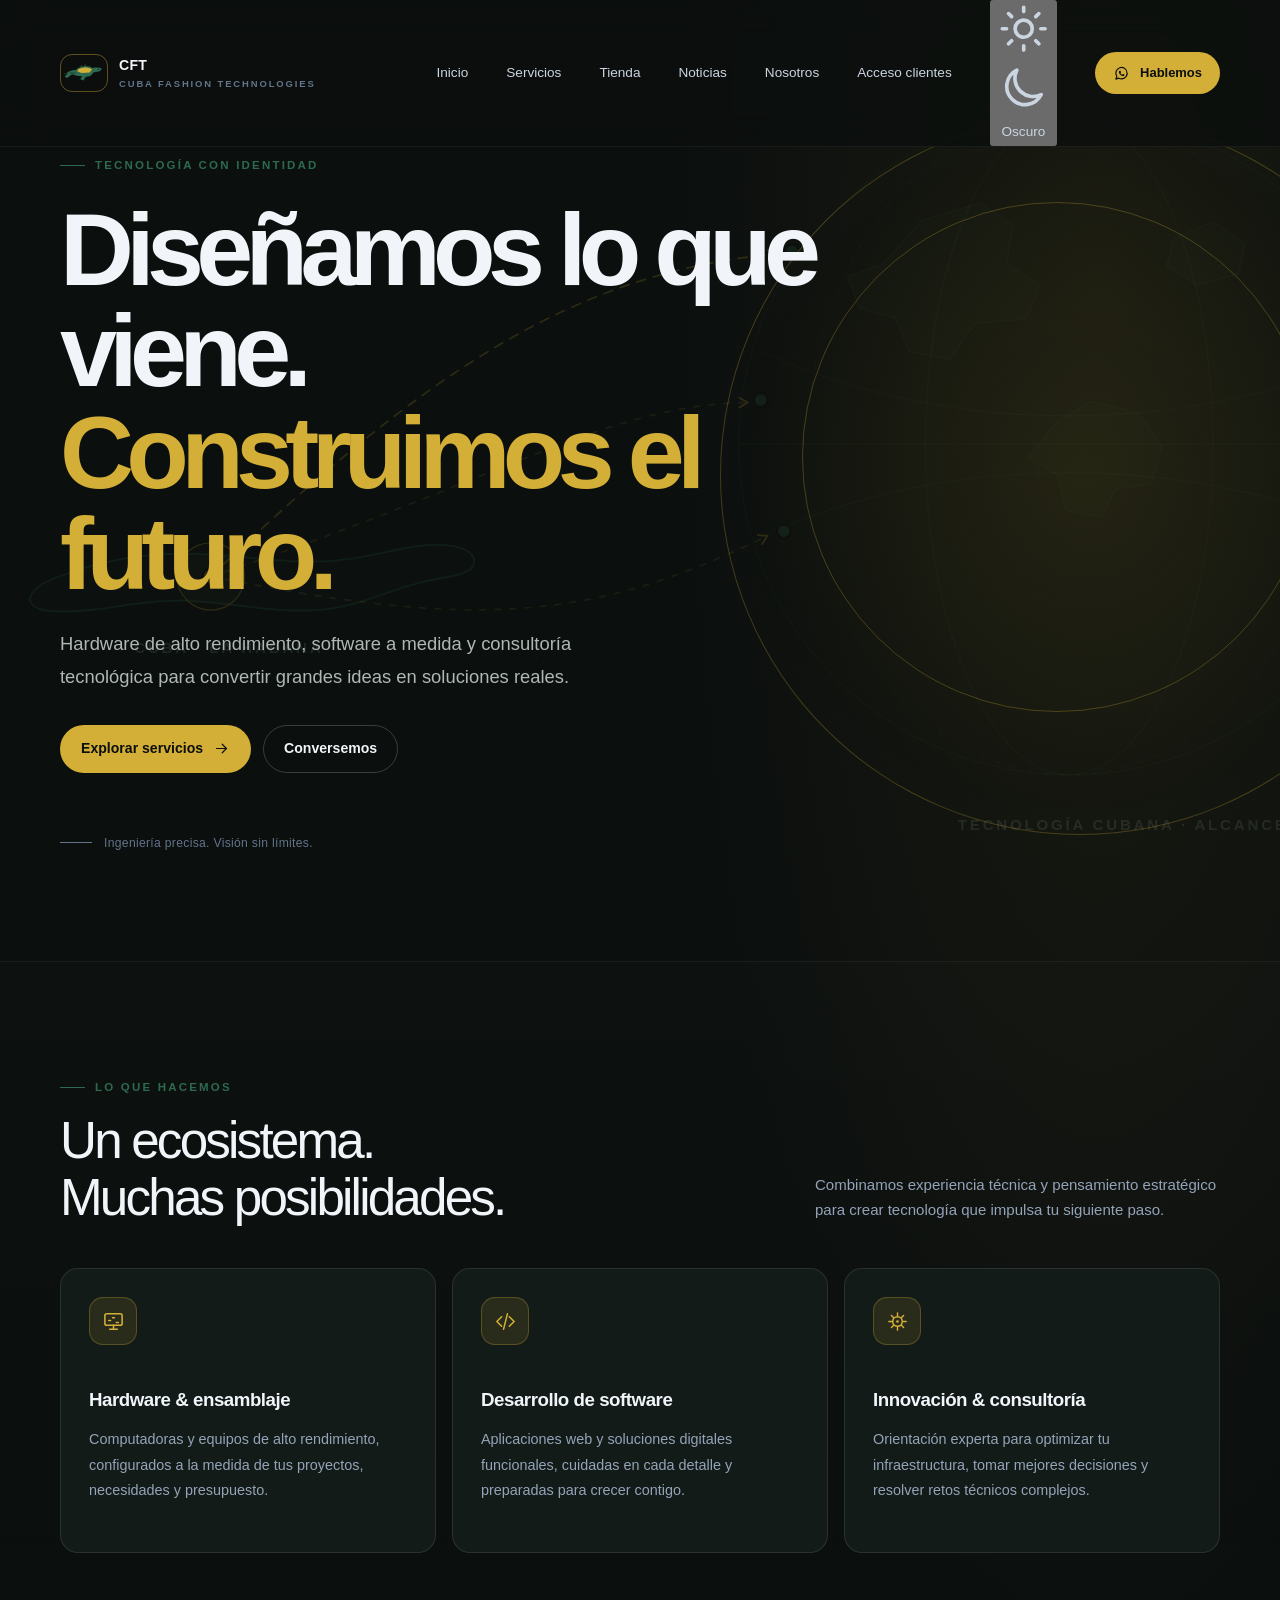
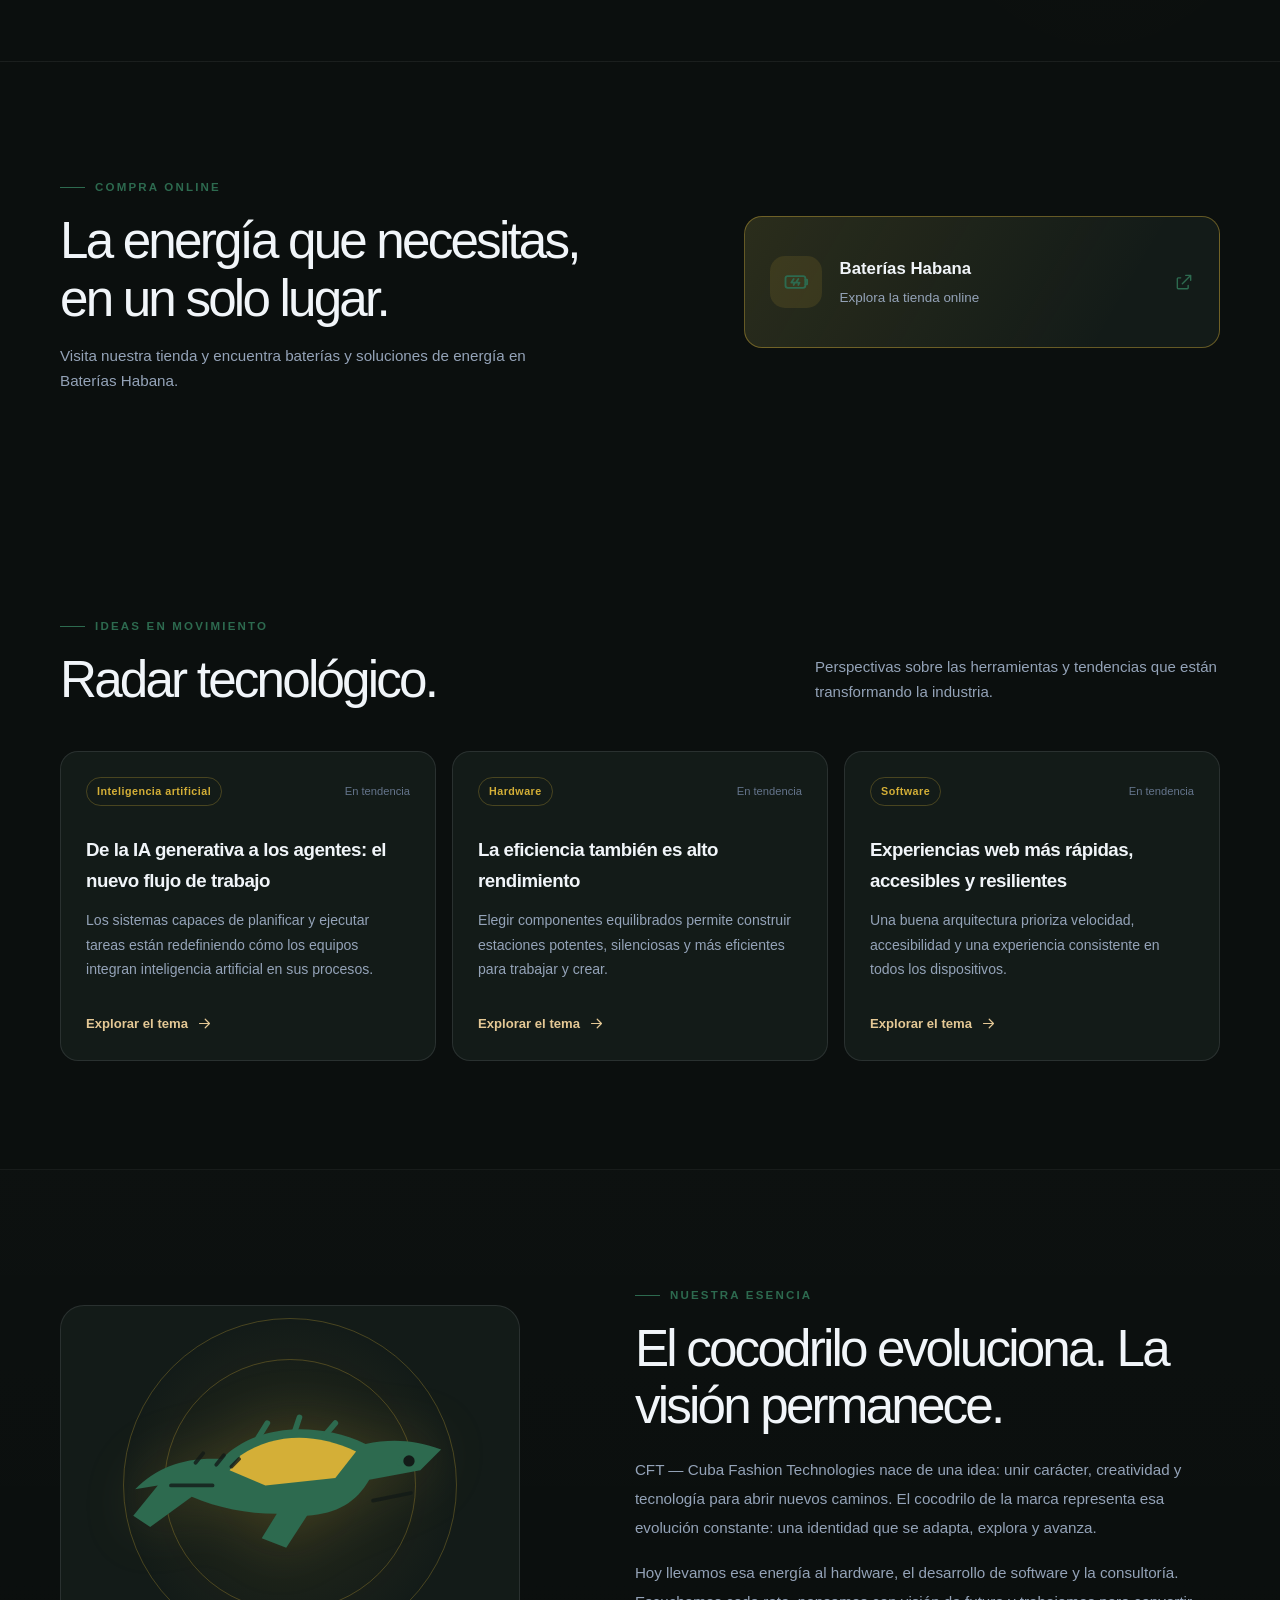
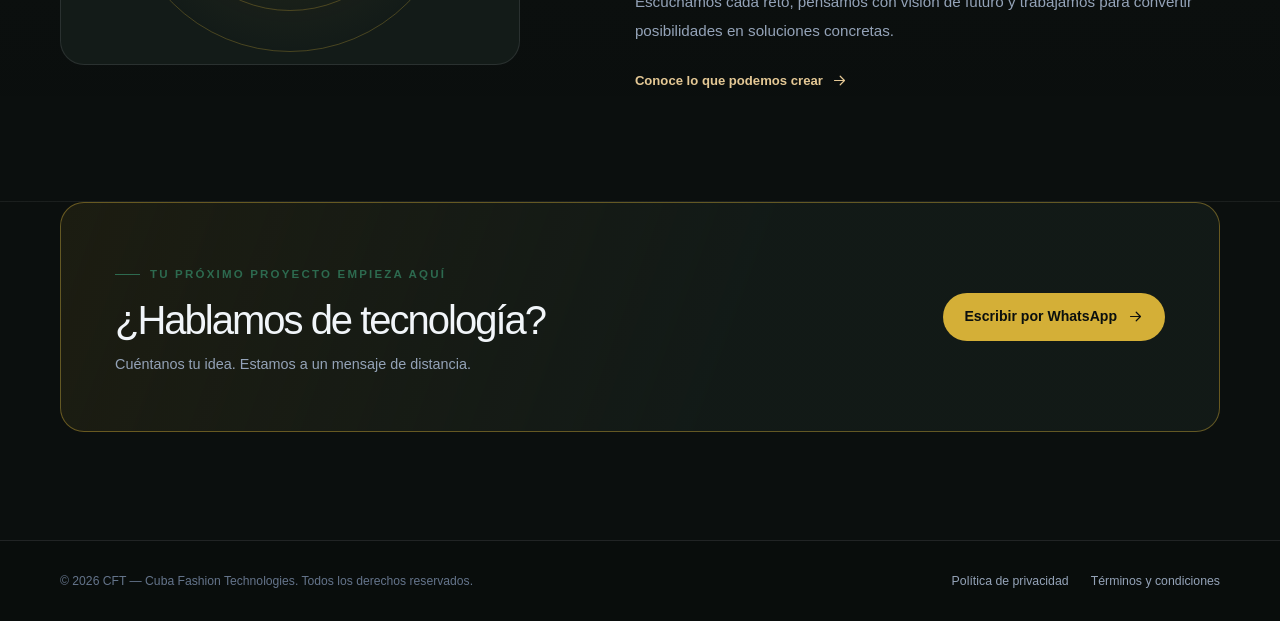
<file: html/index.html>
<!doctype html>
<html lang="es" data-theme="light">
<head>
  <meta charset="utf-8">
  <meta name="viewport" content="width=device-width, initial-scale=1">
  <meta name="theme-color" content="#f8f9fa">
  <meta name="description" content="CFT — Cuba Fashion Technologies: hardware a medida, desarrollo de software y consultoría tecnológica con visión de futuro.">
  <meta property="og:type" content="website">
  <meta property="og:title" content="CFT — Cuba Fashion Technologies">
  <meta property="og:description" content="Hardware de alto rendimiento, software y consultoría para construir lo que viene.">
  <title>CFT — Cuba Fashion Technologies | Tecnología con visión</title>
  <script>
    try {
      const savedTheme = localStorage.getItem("cft-theme") || localStorage.getItem("cuban-fashioner-tech-theme");
      if (savedTheme === "light" || savedTheme === "dark") {
        document.documentElement.dataset.theme = savedTheme;
      }
    } catch (error) {
      console.warn("No se pudo leer la preferencia de tema guardada.", error);
    }
  </script>
  <link rel="stylesheet" href="../css/styles.css">
</head>
<body>
  <div class="global-network" aria-hidden="true">
    <svg viewBox="0 0 1440 900" preserveAspectRatio="xMidYMid slice" xmlns="http://www.w3.org/2000/svg">
      <defs>
        <marker id="route-arrow" viewBox="0 0 10 10" refX="8" refY="5" markerWidth="7" markerHeight="7" orient="auto-start-reverse">
          <path d="M1 1 8 5 1 9" class="route-arrowhead"/>
        </marker>
      </defs>

      <g class="network-desktop">
        <circle class="globe-outline" cx="1090" cy="445" r="285"/>
        <ellipse class="globe-line" cx="1090" cy="445" rx="124" ry="285"/>
        <ellipse class="globe-line" cx="1090" cy="445" rx="225" ry="285"/>
        <path class="globe-line" d="M824 365c160 74 372 74 532 0M806 445h568M824 525c160-74 372-74 532 0"/>
        <path class="continent" d="m929 290 34-38 50-15 29 19-6 33 29 19-12 29-44 4-22 31-35-7-12-29-31-8-10-28 30-10Zm151 135 29-17 41 10 20 29-9 32-31 5-12 24-31-6-8-31-25-14 26-32Zm100-158 34-14 28 19-6 26-36 10-26-17 6-24Z"/>
        <path class="cuba-island" d="M205 565c45-20 93-28 142-25 42 2 79 10 122 4 30-4 60-16 91-11 12 2 20 9 16 17-4 8-25 10-40 13-32 7-59 23-94 25-48 3-85-10-128-8-33 1-66 11-100 9-17-1-30-9-9-24Z"/>
        <path class="island-chain" d="M588 601c13 1 20 7 27 14m15 12 8 7m12 6 9 5"/>
        <circle class="origin-halo" cx="350" cy="559" r="29"/>
        <circle class="origin-node" cx="350" cy="559" r="7"/>
        <path class="route route-primary" d="M350 559C535 382 666 296 838 281" marker-end="url(#route-arrow)"/>
        <path class="route route-secondary" d="M350 559C575 604 676 599 830 524" marker-end="url(#route-arrow)"/>
        <path class="route route-secondary" d="M350 559C596 478 690 411 813 409" marker-end="url(#route-arrow)"/>
        <circle class="network-node" cx="851" cy="279" r="6"/>
        <circle class="network-node" cx="844" cy="520" r="6"/>
        <circle class="network-node" cx="824" cy="407" r="6"/>
        <text class="map-label origin-label" x="284" y="625">CUBA · LA HABANA</text>
        <text class="map-label global-label" x="994" y="778">TECNOLOGÍA CUBANA · ALCANCE GLOBAL</text>
      </g>

      <g class="network-mobile">
        <circle class="globe-outline" cx="720" cy="315" r="212"/>
        <ellipse class="globe-line" cx="720" cy="315" rx="92" ry="212"/>
        <ellipse class="globe-line" cx="720" cy="315" rx="166" ry="212"/>
        <path class="globe-line" d="M524 254c118 56 274 56 392 0M510 315h420M524 376c118-56 274-56 392 0"/>
        <path class="continent" d="m602 197 26-28 37-11 22 14-4 24 22 14-9 22-33 3-16 23-26-5-9-22-23-6-8-21 22-7Zm112 110 22-13 31 8 15 21-7 24-23 4-9 18-23-5-6-23-19-10 19-24Z"/>
        <path class="cuba-island" d="M548 641c34-15 70-21 107-19 31 2 59 8 91 3 22-3 45-12 68-8 9 1 15 7 12 13-3 6-19 8-30 10-24 6-44 17-70 19-36 2-64-8-96-6-25 0-50 8-76 7-12-1-22-7-6-19Z"/>
        <path class="island-chain" d="M834 668c9 1 15 5 20 10m11 9 7 6m9 4 7 4"/>
        <circle class="origin-halo" cx="673" cy="634" r="25"/>
        <circle class="origin-node" cx="673" cy="634" r="6"/>
        <path class="route route-primary" d="M675 616C622 544 608 478 635 412" marker-end="url(#route-arrow)"/>
        <path class="route route-secondary" d="M688 613C758 541 799 475 804 414" marker-end="url(#route-arrow)"/>
        <path class="route route-secondary" d="M673 604C673 544 688 477 706 425" marker-end="url(#route-arrow)"/>
        <circle class="network-node" cx="637" cy="399" r="5"/>
        <circle class="network-node" cx="805" cy="399" r="5"/>
        <circle class="network-node" cx="708" cy="410" r="5"/>
        <text class="map-label global-label" x="720" y="84" text-anchor="middle">RED GLOBAL</text>
        <text class="map-label origin-label" x="720" y="706" text-anchor="middle">CUBA · LA HABANA</text>
        <text class="map-label global-label" x="720" y="757" text-anchor="middle">TECNOLOGÍA CUBANA · MUNDO</text>
      </g>
    </svg>
  </div>

  <header class="site-header">
    <div class="container nav-wrap">
      <a class="brand" href="#inicio" aria-label="CFT — Cuba Fashion Technologies, inicio">
        <span class="brand-mark" aria-hidden="true">
          <svg viewBox="0 0 64 40" fill="none">
            <path d="M3 21c4-4 9-6 16-6 6-6 17-8 27-3 5-1 10-1 15 1l-4 4-10 2c-2 4-6 7-12 7l-4 6-5-2 3-5c-6 0-11-1-16-3l-8 6-4-2 5-6-7 1Z" fill="currentColor"/>
            <path d="M23 14c7-4 15-4 22 0l-4 5-13 1-7-3 2-3Z" fill="var(--accent)"/>
            <path d="m26 11 2-3m5 2 1-3m5 4 2-2m12 7 1-2" stroke="currentColor" stroke-width="1.3" stroke-linecap="round"/>
            <circle cx="55" cy="14" r="1" fill="var(--surface)"/>
            <path d="M10 20h8m31 2 7-1" stroke="var(--surface)" stroke-width="1" stroke-linecap="round" opacity=".8"/>
          </svg>
        </span>
        <span class="brand-name">CFT<span>Cuba Fashion Technologies</span></span>
      </a>

      <button class="menu-toggle" type="button" aria-label="Abrir menú" aria-expanded="false" aria-controls="main-navigation">
        <svg viewBox="0 0 24 24" fill="none" aria-hidden="true">
          <path d="M4 7h16M4 12h16M4 17h16" stroke="currentColor" stroke-width="1.7" stroke-linecap="round"/>
        </svg>
      </button>

      <nav class="nav-links" id="main-navigation" aria-label="Navegación principal">
        <a href="#inicio">Inicio</a>
        <a href="#servicios">Servicios</a>
        <a href="#tienda">Tienda</a>
        <a href="#noticias">Noticias</a>
        <a href="#nosotros">Nosotros</a>
        <a href="login.html">Acceso clientes</a>
        <button class="theme-toggle" type="button" aria-label="Cambiar a modo oscuro" aria-pressed="false" title="Cambiar a modo oscuro">
          <svg class="icon-sun" viewBox="0 0 24 24" fill="none" aria-hidden="true">
            <circle cx="12" cy="12" r="4" stroke="currentColor" stroke-width="1.7"/>
            <path d="M12 2v2m0 16v2M4.93 4.93l1.42 1.42m11.3 11.3 1.42 1.42M2 12h2m16 0h2M4.93 19.07l1.42-1.42m11.3-11.3 1.42-1.42" stroke="currentColor" stroke-width="1.7" stroke-linecap="round"/>
          </svg>
          <svg class="icon-moon" viewBox="0 0 24 24" fill="none" aria-hidden="true">
            <path d="M20.2 15.2A8.5 8.5 0 0 1 8.8 3.8 8.5 8.5 0 1 0 20.2 15.2Z" stroke="currentColor" stroke-width="1.7" stroke-linecap="round" stroke-linejoin="round"/>
          </svg>
          <span class="theme-toggle-label">Oscuro</span>
        </button>
        <a class="button nav-contact" href="https://wa.me/5350727220" target="_blank" rel="noopener noreferrer" aria-label="Contactar por WhatsApp al +53 50727220">
          <svg viewBox="0 0 24 24" fill="none" aria-hidden="true">
            <path d="M20 11.6a8 8 0 0 1-11.8 7L4 20l1.4-4A8 8 0 1 1 20 11.6Z" stroke="currentColor" stroke-width="1.7" stroke-linejoin="round"/>
            <path d="M9 8.5c.3-.5.5-.5.8-.5h.4c.2 0 .4.1.5.4l.6 1.4c.1.3.1.5-.1.7l-.5.6c-.2.2-.2.4 0 .7.5.8 1.1 1.4 1.9 1.8.3.2.5.2.7-.1l.6-.7c.2-.2.4-.2.7-.1l1.3.6c.3.1.4.3.4.5 0 .5-.2 1.1-.7 1.4-.5.4-1.1.6-1.8.5-1-.1-2.3-.8-3.4-1.8-1.3-1.2-2.1-2.6-2.2-3.6-.1-.7.2-1.3.8-1.8Z" fill="currentColor"/>
          </svg>
          Hablemos
        </a>
      </nav>
    </div>
  </header>

  <main>
    <section class="hero" id="inicio">
      <div class="container">
        <div class="hero-inner">
          <span class="eyebrow">Tecnología con identidad</span>
          <h1>Diseñamos lo que viene. <span class="accent-text">Construimos el futuro.</span></h1>
          <p class="hero-copy">Hardware de alto rendimiento, software a medida y consultoría tecnológica para convertir grandes ideas en soluciones reales.</p>
          <div class="hero-actions">
            <a class="button" href="#servicios">
              Explorar servicios
              <svg viewBox="0 0 24 24" fill="none" aria-hidden="true">
                <path d="M5 12h14m-6-6 6 6-6 6" stroke="currentColor" stroke-width="1.7" stroke-linecap="round" stroke-linejoin="round"/>
              </svg>
            </a>
            <a class="button button-outline" href="https://wa.me/5350727220" target="_blank" rel="noopener noreferrer">Conversemos</a>
          </div>
          <div class="hero-note">Ingeniería precisa. Visión sin límites.</div>
        </div>
      </div>
    </section>

    <section class="section section-muted" id="servicios">
      <div class="container">
        <div class="section-heading">
          <div>
            <span class="eyebrow">Lo que hacemos</span>
            <h2>Un ecosistema.<br>Muchas posibilidades.</h2>
          </div>
          <p class="section-intro">Combinamos experiencia técnica y pensamiento estratégico para crear tecnología que impulsa tu siguiente paso.</p>
        </div>

        <div class="service-grid">
          <article class="service-card">
            <div class="icon-box" aria-hidden="true">
              <svg viewBox="0 0 24 24" fill="none">
                <rect x="3" y="4" width="18" height="12" rx="2" stroke="currentColor" stroke-width="1.6"/>
                <path d="M8 20h8m-4-4v4m-5-9h2m2-3h2m2 5h2" stroke="currentColor" stroke-width="1.6" stroke-linecap="round"/>
              </svg>
            </div>
            <h3>Hardware &amp; ensamblaje</h3>
            <p>Computadoras y equipos de alto rendimiento, configurados a la medida de tus proyectos, necesidades y presupuesto.</p>
          </article>

          <article class="service-card">
            <div class="icon-box" aria-hidden="true">
              <svg viewBox="0 0 24 24" fill="none">
                <path d="m8 7-5 5 5 5m8-10 5 5-5 5m-2-13-4 16" stroke="currentColor" stroke-width="1.6" stroke-linecap="round" stroke-linejoin="round"/>
              </svg>
            </div>
            <h3>Desarrollo de software</h3>
            <p>Aplicaciones web y soluciones digitales funcionales, cuidadas en cada detalle y preparadas para crecer contigo.</p>
          </article>

          <article class="service-card">
            <div class="icon-box" aria-hidden="true">
              <svg viewBox="0 0 24 24" fill="none">
                <path d="M12 3v3m0 12v3M3 12h3m12 0h3M5.64 5.64l2.12 2.12m8.48 8.48 2.12 2.12m0-12.72-2.12 2.12m-8.48 8.48-2.12 2.12" stroke="currentColor" stroke-width="1.5" stroke-linecap="round"/>
                <circle cx="12" cy="12" r="5" stroke="currentColor" stroke-width="1.6"/>
                <circle cx="12" cy="12" r="1.4" fill="currentColor"/>
              </svg>
            </div>
            <h3>Innovación &amp; consultoría</h3>
            <p>Orientación experta para optimizar tu infraestructura, tomar mejores decisiones y resolver retos técnicos complejos.</p>
          </article>
        </div>
      </div>
    </section>

    <section class="section" id="tienda">
      <div class="container store-section">
        <div class="store-copy">
          <span class="eyebrow">Compra online</span>
          <h2>La energía que necesitas, en un solo lugar.</h2>
          <p>Visita nuestra tienda y encuentra baterías y soluciones de energía en Baterías Habana.</p>
        </div>
        <a class="store-card" href="https://cubanfashioner-del.github.io/baterias-habana/" target="_blank" rel="noopener noreferrer" aria-label="Visitar la tienda Baterías Habana, se abre en una pestaña nueva">
          <span class="store-icon" aria-hidden="true">
            <svg viewBox="0 0 24 24" fill="none">
              <rect x="3" y="7" width="17" height="10" rx="2" stroke="currentColor" stroke-width="1.6"/>
              <path d="M20 10h1.5v4H20M10 9.5l-2 3h3l-1 2m4-5-2 3h3l-1 2" stroke="currentColor" stroke-width="1.6" stroke-linecap="round" stroke-linejoin="round"/>
            </svg>
          </span>
          <span class="store-card-copy">
            <strong>Baterías Habana</strong>
            <span>Explora la tienda online</span>
          </span>
          <svg class="store-arrow" viewBox="0 0 24 24" fill="none" aria-hidden="true">
            <path d="M14 4h6v6m-1-5-9 9m-2-7H5a1 1 0 0 0-1 1v11a1 1 0 0 0 1 1h11a1 1 0 0 0 1-1v-3" stroke="currentColor" stroke-width="1.7" stroke-linecap="round" stroke-linejoin="round"/>
          </svg>
        </a>
      </div>
    </section>

    <section class="section" id="noticias">
      <div class="container">
        <div class="section-heading">
          <div>
            <span class="eyebrow">Ideas en movimiento</span>
            <h2>Radar tecnológico.</h2>
          </div>
          <p class="section-intro">Perspectivas sobre las herramientas y tendencias que están transformando la industria.</p>
        </div>

        <div class="news-grid">
          <article class="news-card">
            <div class="news-meta">
              <span class="tag">Inteligencia artificial</span>
              <time datetime="2026-10">En tendencia</time>
            </div>
            <h3>De la IA generativa a los agentes: el nuevo flujo de trabajo</h3>
            <p>Los sistemas capaces de planificar y ejecutar tareas están redefiniendo cómo los equipos integran inteligencia artificial en sus procesos.</p>
            <a class="text-link" href="https://www.nist.gov/artificial-intelligence" target="_blank" rel="noopener noreferrer">
              Explorar el tema
              <svg viewBox="0 0 24 24" fill="none" aria-hidden="true">
                <path d="M5 12h14m-6-6 6 6-6 6" stroke="currentColor" stroke-width="1.7" stroke-linecap="round" stroke-linejoin="round"/>
              </svg>
            </a>
          </article>

          <article class="news-card">
            <div class="news-meta">
              <span class="tag">Hardware</span>
              <time datetime="2026-10">En tendencia</time>
            </div>
            <h3>La eficiencia también es alto rendimiento</h3>
            <p>Elegir componentes equilibrados permite construir estaciones potentes, silenciosas y más eficientes para trabajar y crear.</p>
            <a class="text-link" href="https://www.intel.com/content/www/us/en/gaming/resources/how-to-build-a-gaming-pc.html" target="_blank" rel="noopener noreferrer">
              Explorar el tema
              <svg viewBox="0 0 24 24" fill="none" aria-hidden="true">
                <path d="M5 12h14m-6-6 6 6-6 6" stroke="currentColor" stroke-width="1.7" stroke-linecap="round" stroke-linejoin="round"/>
              </svg>
            </a>
          </article>

          <article class="news-card">
            <div class="news-meta">
              <span class="tag">Software</span>
              <time datetime="2026-10">En tendencia</time>
            </div>
            <h3>Experiencias web más rápidas, accesibles y resilientes</h3>
            <p>Una buena arquitectura prioriza velocidad, accesibilidad y una experiencia consistente en todos los dispositivos.</p>
            <a class="text-link" href="https://web.dev/" target="_blank" rel="noopener noreferrer">
              Explorar el tema
              <svg viewBox="0 0 24 24" fill="none" aria-hidden="true">
                <path d="M5 12h14m-6-6 6 6-6 6" stroke="currentColor" stroke-width="1.7" stroke-linecap="round" stroke-linejoin="round"/>
              </svg>
            </a>
          </article>
        </div>
      </div>
    </section>

    <section class="section section-muted" id="nosotros">
      <div class="container about-grid">
        <div class="about-emblem" aria-hidden="true">
          <svg viewBox="0 0 180 100" fill="none">
            <path d="M8 52c12-12 26-17 46-16 16-17 48-21 76-8 14-3 27-2 40 3l-11 11-27 5c-7 12-17 18-33 19l-11 17-13-5 8-13c-16 0-31-3-45-9L16 72 7 66l13-16-12 2Z" fill="currentColor"/>
            <path d="M64 34c18-12 40-12 61-2l-11 14-37 4-19-8 6-8Z" fill="var(--accent)"/>
            <path d="m73 25 5-8m14 6 3-9m13 10 6-7m34 21 4-6" stroke="currentColor" stroke-width="3" stroke-linecap="round"/>
            <circle cx="153" cy="37" r="3" fill="var(--surface)"/>
            <path d="M27 50h22m85 8 20-4M40 38l4-5m7 6 4-5m4 6 4-4" stroke="var(--surface)" stroke-width="2" stroke-linecap="round" opacity=".8"/>
          </svg>
        </div>
        <div class="about-copy">
          <span class="eyebrow">Nuestra esencia</span>
          <h2>El cocodrilo evoluciona. La visión permanece.</h2>
          <p>CFT — Cuba Fashion Technologies nace de una idea: unir carácter, creatividad y tecnología para abrir nuevos caminos. El cocodrilo de la marca representa esa evolución constante: una identidad que se adapta, explora y avanza.</p>
          <p>Hoy llevamos esa energía al hardware, el desarrollo de software y la consultoría. Escuchamos cada reto, pensamos con visión de futuro y trabajamos para convertir posibilidades en soluciones concretas.</p>
          <a class="text-link" href="https://wa.me/5350727220" target="_blank" rel="noopener noreferrer">
            Conoce lo que podemos crear
            <svg viewBox="0 0 24 24" fill="none" aria-hidden="true">
              <path d="M5 12h14m-6-6 6 6-6 6" stroke="currentColor" stroke-width="1.7" stroke-linecap="round" stroke-linejoin="round"/>
            </svg>
          </a>
        </div>
      </div>
    </section>

    <section class="contact-band" id="contacto" aria-label="Contacto">
      <div class="container">
        <div class="contact-panel">
          <div>
            <span class="eyebrow">Tu próximo proyecto empieza aquí</span>
            <h2>¿Hablamos de tecnología?</h2>
            <p>Cuéntanos tu idea. Estamos a un mensaje de distancia.</p>
          </div>
          <a class="button" href="https://wa.me/5350727220" target="_blank" rel="noopener noreferrer" aria-label="Escribir por WhatsApp al +53 50727220">
            Escribir por WhatsApp
            <svg viewBox="0 0 24 24" fill="none" aria-hidden="true">
              <path d="M5 12h14m-6-6 6 6-6 6" stroke="currentColor" stroke-width="1.7" stroke-linecap="round" stroke-linejoin="round"/>
            </svg>
          </a>
        </div>
      </div>
    </section>
  </main>

  <footer class="site-footer">
    <div class="container footer-main">
      <p class="footer-copy">© <span id="current-year">2026</span> CFT — Cuba Fashion Technologies. Todos los derechos reservados.</p>
      <nav class="footer-links" aria-label="Enlaces legales">
        <a href="https://cubanfashioner-del.github.io/plitermicon/html/privacidad.html">Política de privacidad</a>
        <a href="https://cubanfashioner-del.github.io/plitermicon/html/terminos.html">Términos y condiciones</a>
      </nav>
    </div>
  </footer>

  <script src="../js/main.js" defer></script>
</body>
</html>
</file>
<file: css/styles.css>
:root {
      color-scheme: dark;
      --bg-primary: #0b0f0e;
      --surface: #131b18;
      --surface-raised: #19231e;
      --text-main: #f1f5f9;
      --text-muted: #94a3b8;
      --text-subtle: #64748b;
      --accent: #d4af37;
      --accent-secondary: #2d6a4f;
      --accent-rgb: 212, 175, 55;
      --accent-soft: rgba(212, 175, 55, .12);
      --line: rgba(241, 245, 249, .1);
      --header-background: rgba(11, 15, 14, .82);
      --nav-text: #cbd5e1;
      --hero-copy: #aeb8b4;
      --button-text: #0b0f0e;
      --button-hover: #e2c45c;
      --button-outline-border: rgba(241, 245, 249, .2);
      --subtle-border: rgba(241, 245, 249, .055);
      --accent-border: rgba(var(--accent-rgb), .28);
      --accent-border-strong: rgba(var(--accent-rgb), .42);
      --accent-border-hover: rgba(var(--accent-rgb), .55);
      --accent-glow: rgba(var(--accent-rgb), .07);
      --accent-glow-strong: rgba(var(--accent-rgb), .1);
      --accent-shadow: rgba(var(--accent-rgb), .18);
      --section-wash: rgba(241, 245, 249, .012);
      --contact-background: linear-gradient(110deg, rgba(var(--accent-rgb), .085), rgba(19, 27, 24, .94) 58%);
      --footer-background: rgba(0, 0, 0, .12);
      --menu-background: rgba(19, 27, 24, .98);
      --shadow-rgb: 0, 0, 0;
      --backdrop: rgba(0, 0, 0, .74);
      --modal-copy: #aeb8b4;
      --link-accent: #e4c895;
      --network-line: rgba(100, 160, 125, .24);
      --network-dash: rgba(212, 175, 55, .52);
      --network-land: rgba(100, 160, 125, .13);
      --network-label: rgba(176, 205, 185, .72);
      --network-halo: rgba(212, 175, 55, .1);
      --bg: var(--bg-primary);
      --text: var(--text-main);
      --muted: var(--text-muted);
      --muted-dark: var(--text-subtle);
      --content: 1160px;
      --radius: 18px;
      --font: Inter, "Segoe UI", -apple-system, BlinkMacSystemFont, sans-serif;
    }

    *,
    *::before,
    *::after {
      box-sizing: border-box;
    }

    html {
      scroll-behavior: smooth;
      scroll-padding-top: 92px;
    }

    body {
      position: relative;
      isolation: isolate;
      margin: 0;
      background:
        radial-gradient(ellipse at 86% 8%, var(--accent-glow), transparent 27rem),
        var(--bg-primary);
      color: var(--text-main);
      font-family: var(--font);
      font-size: 16px;
      line-height: 1.65;
      -webkit-font-smoothing: antialiased;
    }

    .global-network {
      position: fixed;
      z-index: -1;
      inset: 0;
      overflow: hidden;
      opacity: .17;
      pointer-events: none;
      user-select: none;
    }

    .global-network svg {
      display: block;
      width: 100%;
      height: 100%;
      transform: translate3d(0, var(--network-parallax-offset, 0px), 0) scale(1.16);
      transform-origin: center;
      will-change: transform;
    }

    .network-desktop {
      display: initial;
    }

    .network-mobile {
      display: none;
    }

    .globe-outline,
    .globe-line,
    .continent,
    .cuba-island,
    .island-chain,
    .route,
    .origin-halo,
    .origin-node,
    .network-node {
      vector-effect: non-scaling-stroke;
    }

    .globe-outline,
    .globe-line {
      fill: none;
      stroke: var(--network-line);
      stroke-width: 1.2;
    }

    .globe-line:nth-of-type(2) {
      stroke-dasharray: 5 9;
    }

    .continent {
      fill: var(--network-land);
      stroke: var(--network-line);
      stroke-width: 1.1;
      stroke-linejoin: round;
    }

    .cuba-island {
      fill: var(--network-land);
      stroke: var(--accent-secondary);
      stroke-width: 1.5;
      stroke-linejoin: round;
    }

    .island-chain {
      fill: none;
      stroke: var(--network-line);
      stroke-width: 1.4;
      stroke-dasharray: 2 6;
      stroke-linecap: round;
    }

    .route {
      fill: none;
      stroke-width: 1.5;
      stroke-dasharray: 5 8;
      stroke-linecap: round;
    }

    .route-primary {
      stroke: var(--accent);
      stroke-dasharray: 8 7;
    }

    .route-secondary {
      stroke: var(--network-dash);
    }

    .route-arrowhead {
      fill: none;
      stroke: var(--accent);
      stroke-width: 1.5;
      stroke-linecap: round;
      stroke-linejoin: round;
    }

    .origin-halo {
      fill: var(--network-halo);
      stroke: var(--accent);
      stroke-width: 1;
    }

    .origin-node,
    .network-node {
      fill: var(--accent);
      stroke: var(--bg-primary);
      stroke-width: 2;
    }

    .network-node {
      fill: var(--accent-secondary);
    }

    .map-label {
      fill: var(--network-label);
      font-family: var(--font);
      font-size: 13px;
      font-weight: 650;
      letter-spacing: 2.4px;
    }

    body.modal-open {
      overflow: hidden;
    }

    body,
    .site-header,
    .service-card,
    .news-card,
    .about-emblem,
    .contact-panel,
    .site-footer,
    .modal,
    .menu-toggle,
    .nav-links {
      transition: background-color .25s ease, color .25s ease, border-color .25s ease;
    }

    a {
      color: inherit;
      text-decoration: none;
    }

    button {
      color: inherit;
      font: inherit;
    }

    button,
    a {
      -webkit-tap-highlight-color: transparent;
    }

    button:focus-visible,
    a:focus-visible {
      outline: 2px solid var(--accent);
      outline-offset: 4px;
    }

    ::selection {
      background: var(--accent);
      color: var(--bg);
    }

    .container {
      width: min(var(--content), calc(100% - 48px));
      margin-inline: auto;
    }

    .site-header {
      position: fixed;
      z-index: 10;
      inset: 0 0 auto;
      border-bottom: 1px solid var(--subtle-border);
      background: var(--header-background);
      backdrop-filter: blur(18px);
      -webkit-backdrop-filter: blur(18px);
    }

    .nav-wrap {
      display: flex;
      min-height: 76px;
      align-items: center;
      justify-content: space-between;
      gap: 28px;
    }

    .brand {
      display: inline-flex;
      align-items: center;
      gap: 11px;
      flex-shrink: 0;
    }

    .brand-mark {
      display: grid;
      width: 48px;
      height: 38px;
      place-items: center;
      border: 1px solid var(--accent-border-strong);
      border-radius: 12px;
      color: var(--accent-secondary);
    }

    .brand-mark svg {
      width: 40px;
      height: 28px;
    }

    .brand-name {
      font-size: .88rem;
      font-weight: 650;
      letter-spacing: .015em;
      line-height: 1.2;
    }

    .brand-name span {
      display: block;
      margin-top: 4px;
      color: var(--muted-dark);
      font-size: .59rem;
      font-weight: 600;
      letter-spacing: .2em;
      text-transform: uppercase;
    }

    .nav-links {
      display: flex;
      align-items: center;
      gap: clamp(20px, 3vw, 38px);
      color: var(--nav-text);
      font-size: .85rem;
    }

    .nav-links a:not(.button) {
      transition: color .2s ease;
    }

    .nav-links a:not(.button):hover {
      color: var(--accent-secondary);
    }

    .button {
      display: inline-flex;
      min-height: 48px;
      align-items: center;
      justify-content: center;
      gap: 10px;
      padding: 0 20px;
      border: 1px solid transparent;
      border-radius: 999px;
      background: var(--accent);
      color: var(--button-text);
      font-size: .88rem;
      font-weight: 700;
      transition: transform .2s ease, background .2s ease, border-color .2s ease;
    }

    .button:hover {
      transform: translateY(-2px);
      background: var(--button-hover);
    }

    .button svg,
    .text-link svg {
      width: 17px;
      height: 17px;
      flex: 0 0 auto;
    }

    .button-outline {
      border-color: var(--button-outline-border);
      background: transparent;
      color: var(--text);
    }

    .button-outline:hover {
      border-color: var(--accent-border-hover);
      background: var(--accent-soft);
    }

    .nav-contact {
      min-height: 42px;
      padding-inline: 17px;
      font-size: .81rem;
    }

    .menu-toggle {
      display: none;
      width: 44px;
      height: 44px;
      place-items: center;
      border: 1px solid var(--line);
      border-radius: 12px;
      background: var(--surface);
      cursor: pointer;
    }

    .menu-toggle svg {
      width: 21px;
      height: 21px;
    }

    .hero {
      position: relative;
      display: flex;
      min-height: min(820px, 100svh);
      align-items: center;
      overflow: hidden;
      padding: 148px 0 108px;
    }

    .hero::before {
      position: absolute;
      top: 12%;
      right: -10rem;
      width: min(58vw, 720px);
      aspect-ratio: 1;
      border: 1px solid var(--accent-border);
      border-radius: 50%;
      background: radial-gradient(circle, var(--accent-glow), transparent 68%);
      content: "";
      pointer-events: none;
    }

    .hero::after {
      position: absolute;
      top: 21%;
      right: -2rem;
      width: min(41vw, 510px);
      aspect-ratio: 1;
      border: 1px solid var(--accent-border);
      border-radius: 50%;
      content: "";
      pointer-events: none;
    }

    .hero-inner {
      position: relative;
      z-index: 1;
      max-width: 790px;
    }

    .eyebrow {
      display: inline-flex;
      align-items: center;
      gap: 10px;
      color: var(--accent-secondary);
      font-size: .72rem;
      font-weight: 700;
      letter-spacing: .19em;
      text-transform: uppercase;
    }

    .eyebrow::before {
      width: 25px;
      height: 1px;
      background: currentColor;
      content: "";
    }

    h1,
    h2,
    h3,
    p {
      margin-top: 0;
    }

    h1 {
      max-width: 860px;
      margin: 24px 0 22px;
      font-size: clamp(3.2rem, 8vw, 6.65rem);
      font-weight: 560;
      letter-spacing: -.075em;
      line-height: .99;
    }

    .accent-text {
      color: var(--accent);
    }

    .hero-copy {
      max-width: 580px;
      margin-bottom: 32px;
      color: var(--hero-copy);
      font-size: clamp(1rem, 2vw, 1.15rem);
      line-height: 1.8;
    }

    .hero-actions {
      display: flex;
      flex-wrap: wrap;
      gap: 12px;
    }

    .hero-note {
      display: flex;
      align-items: center;
      gap: 12px;
      margin-top: 60px;
      color: var(--muted-dark);
      font-size: .76rem;
      letter-spacing: .025em;
    }

    .hero-note::before {
      width: 32px;
      height: 1px;
      background: var(--text-subtle);
      content: "";
    }

    .section {
      padding: 108px 0;
    }

    .section-muted {
      border-block: 1px solid var(--subtle-border);
      background: linear-gradient(180deg, var(--section-wash), transparent);
    }

    .section-heading {
      display: flex;
      align-items: end;
      justify-content: space-between;
      gap: 30px;
      margin-bottom: 42px;
    }

    .section-heading h2,
    .about-copy h2,
    .store-copy h2 {
      margin: 15px 0 0;
      font-size: clamp(2.1rem, 4vw, 3.3rem);
      font-weight: 540;
      letter-spacing: -.055em;
      line-height: 1.12;
    }

    .section-intro {
      max-width: 405px;
      margin: 0 0 4px;
      color: var(--muted);
      font-size: .94rem;
    }

    .store-section {
      display: grid;
      grid-template-columns: 1fr minmax(290px, .8fr);
      align-items: center;
      gap: clamp(32px, 7vw, 88px);
    }

    .store-copy h2 {
      max-width: 540px;
      margin-bottom: 16px;
    }

    .store-copy p {
      max-width: 480px;
      margin-bottom: 0;
      color: var(--text-muted);
      font-size: .95rem;
    }

    .store-card {
      display: flex;
      min-height: 132px;
      align-items: center;
      gap: 18px;
      padding: 25px;
      border: 1px solid var(--accent-border-strong);
      border-radius: var(--radius);
      background:
        linear-gradient(120deg, var(--accent-soft), transparent 78%),
        var(--surface);
      color: var(--text-main);
      transition: transform .22s ease, border-color .22s ease, background-color .22s ease;
    }

    .store-card:hover {
      transform: translateY(-3px);
      border-color: var(--accent);
    }

    .store-icon {
      display: grid;
      width: 52px;
      height: 52px;
      flex: 0 0 auto;
      place-items: center;
      border-radius: 15px;
      background: var(--accent-soft);
      color: var(--accent-secondary);
    }

    .store-icon svg {
      width: 28px;
      height: 28px;
    }

    .store-card-copy {
      display: grid;
      gap: 4px;
    }

    .store-card-copy strong {
      font-size: 1.05rem;
      font-weight: 650;
    }

    .store-card-copy span {
      color: var(--text-muted);
      font-size: .84rem;
    }

    .store-arrow {
      width: 20px;
      height: 20px;
      flex: 0 0 auto;
      margin-left: auto;
      color: var(--accent-secondary);
      transition: transform .2s ease;
    }

    .store-card:hover .store-arrow {
      transform: translate(2px, -2px);
    }

    .service-grid {
      display: grid;
      grid-template-columns: repeat(3, minmax(0, 1fr));
      gap: 16px;
    }

    .service-card,
    .news-card {
      border: 1px solid var(--line);
      border-radius: var(--radius);
      background: var(--surface);
      transition: transform .25s ease, border-color .25s ease, background .25s ease;
    }

    .service-card:hover,
    .news-card:hover {
      transform: translateY(-4px);
      border-color: var(--accent-border-strong);
      background: var(--surface-raised);
    }

    .service-card {
      min-height: 285px;
      padding: 28px;
    }

    .icon-box {
      display: grid;
      width: 48px;
      height: 48px;
      margin-bottom: 40px;
      place-items: center;
      border: 1px solid var(--accent-border);
      border-radius: 14px;
      background: var(--accent-soft);
      color: var(--accent);
    }

    .icon-box svg {
      width: 23px;
      height: 23px;
    }

    .service-card h3,
    .news-card h3 {
      margin-bottom: 11px;
      font-size: 1.17rem;
      font-weight: 590;
      letter-spacing: -.025em;
    }

    .service-card p {
      margin-bottom: 0;
      color: var(--muted);
      font-size: .9rem;
      line-height: 1.75;
    }

    .news-grid {
      display: grid;
      grid-template-columns: repeat(3, minmax(0, 1fr));
      gap: 16px;
    }

    .news-card {
      display: flex;
      min-height: 310px;
      flex-direction: column;
      padding: 25px;
    }

    .news-meta {
      display: flex;
      align-items: center;
      justify-content: space-between;
      gap: 12px;
      margin-bottom: 29px;
    }

    .tag {
      padding: 5px 10px;
      border: 1px solid var(--accent-border);
      border-radius: 999px;
      color: var(--accent);
      font-size: .67rem;
      font-weight: 650;
      letter-spacing: .045em;
    }

    .news-meta time {
      color: var(--muted-dark);
      font-size: .7rem;
    }

    .news-card p {
      margin-bottom: 24px;
      color: var(--muted);
      font-size: .88rem;
      line-height: 1.75;
    }

    .text-link {
      display: inline-flex;
      width: fit-content;
      align-items: center;
      gap: 8px;
      margin-top: auto;
      color: var(--link-accent);
      font-size: .82rem;
      font-weight: 650;
    }

    .text-link svg {
      transition: transform .2s ease;
    }

    .text-link:hover svg {
      transform: translateX(3px);
    }

    .about-grid {
      display: grid;
      grid-template-columns: .88fr 1.12fr;
      align-items: center;
      gap: clamp(48px, 9vw, 120px);
    }

    .about-emblem {
      position: relative;
      display: grid;
      min-height: 360px;
      place-items: center;
      overflow: hidden;
      border: 1px solid var(--line);
      border-radius: 24px;
      background:
        radial-gradient(circle at center, var(--accent-glow-strong), transparent 57%),
        var(--surface);
    }

    .about-emblem::before,
    .about-emblem::after {
      position: absolute;
      width: 73%;
      aspect-ratio: 1;
      border: 1px solid var(--accent-border);
      border-radius: 50%;
      content: "";
    }

    .about-emblem::after {
      width: 55%;
    }

    .about-emblem svg {
      position: relative;
      z-index: 1;
      width: 78%;
      max-width: 340px;
      color: var(--accent-secondary);
      filter: drop-shadow(0 0 28px var(--accent-shadow));
    }

    .about-copy h2 {
      margin-bottom: 22px;
    }

    .about-copy p {
      margin-bottom: 16px;
      color: var(--muted);
      font-size: .95rem;
      line-height: 1.9;
    }

    .about-copy .text-link {
      margin-top: 8px;
    }

    .contact-band {
      padding: 0 0 108px;
    }

    .contact-panel {
      display: flex;
      align-items: center;
      justify-content: space-between;
      gap: 30px;
      padding: clamp(28px, 5vw, 54px);
      border: 1px solid var(--accent-border-strong);
      border-radius: 24px;
      background: var(--contact-background);
    }

    .contact-panel h2 {
      margin: 12px 0 9px;
      font-size: clamp(1.7rem, 3.5vw, 2.5rem);
      font-weight: 540;
      letter-spacing: -.05em;
      line-height: 1.2;
    }

    .contact-panel p {
      margin: 0;
      color: var(--muted);
      font-size: .9rem;
    }

    .site-footer {
      border-top: 1px solid var(--line);
      background: var(--footer-background);
    }

    .footer-main {
      display: flex;
      align-items: center;
      justify-content: space-between;
      gap: 25px;
      padding: 30px 0;
    }

    .footer-copy {
      margin: 0;
      color: var(--muted-dark);
      font-size: .76rem;
    }

    .footer-links {
      display: flex;
      flex-wrap: wrap;
      gap: 22px;
      color: var(--text-muted);
      font-size: .77rem;
    }

    .footer-links button {
      padding: 0;
      border: 0;
      background: none;
      color: inherit;
      cursor: pointer;
      transition: color .2s ease;
    }

    .footer-links a {
      color: inherit;
      text-decoration: none;
      transition: color .2s ease;
    }

    .footer-links button:hover {
      color: var(--accent);
    }

    .footer-links a:hover {
      color: var(--accent);
    }

    .modal {
      width: min(620px, calc(100% - 32px));
      max-height: min(82vh, 760px);
      padding: 0;
      overflow: hidden;
      border: 1px solid var(--accent-border-strong);
      border-radius: 20px;
      background: var(--surface);
      color: var(--text-main);
      box-shadow: 0 28px 100px rgba(var(--shadow-rgb), .32);
    }

    .modal::backdrop {
      background: var(--backdrop);
      backdrop-filter: blur(5px);
    }

    .modal-content {
      max-height: min(82vh, 760px);
      overflow-y: auto;
      padding: clamp(24px, 5vw, 38px);
    }

    .modal-head {
      display: flex;
      align-items: start;
      justify-content: space-between;
      gap: 20px;
      margin-bottom: 23px;
    }

    .modal-head h2 {
      margin: 10px 0 0;
      font-size: clamp(1.55rem, 4vw, 2rem);
      font-weight: 560;
      letter-spacing: -.045em;
      line-height: 1.2;
    }

    .modal-close {
      display: grid;
      width: 38px;
      height: 38px;
      flex: 0 0 auto;
      place-items: center;
      border: 1px solid var(--line);
      border-radius: 11px;
      background: var(--surface-raised);
      color: var(--muted);
      cursor: pointer;
    }

    .modal-close:hover {
      color: var(--text);
    }

    .modal-close svg {
      width: 18px;
      height: 18px;
    }

    .modal-body {
      color: var(--modal-copy);
      font-size: .88rem;
      line-height: 1.8;
    }

    .modal-body h3 {
      margin: 22px 0 7px;
      color: var(--text);
      font-size: .98rem;
      font-weight: 600;
    }

    .modal-body p {
      margin-bottom: 12px;
    }

    .modal-body h3:first-child {
      margin-top: 0;
    }

    @media (max-width: 780px) {
      .network-desktop {
        display: none;
      }

      .network-mobile {
        display: initial;
      }

      .global-network {
        opacity: .2;
      }

      .container {
        width: min(var(--content), calc(100% - 40px));
      }

      .nav-wrap {
        min-height: 68px;
      }

      .menu-toggle {
        display: grid;
        margin-left: auto;
      }

      .nav-links {
        position: absolute;
        top: calc(100% + 1px);
        right: 20px;
        left: 20px;
        display: none;
        align-items: stretch;
        gap: 0;
        padding: 10px;
        border: 1px solid var(--line);
        border-radius: 16px;
        background: var(--menu-background);
        box-shadow: 0 20px 45px rgba(var(--shadow-rgb), .2);
      }

      .nav-links.is-open {
        display: flex;
        flex-direction: column;
      }

      .nav-links > a:not(.button) {
        padding: 12px;
      }

      .nav-links .nav-contact {
        margin-top: 6px;
      }

      .hero {
        min-height: auto;
        padding: 150px 0 80px;
      }

      .hero::before {
        top: 8%;
        right: -42%;
        width: 95vw;
      }

      .hero::after {
        top: 18%;
        right: -26%;
        width: 72vw;
      }

      .hero-note {
        margin-top: 44px;
      }

      .section {
        padding: 78px 0;
      }

      .section-heading {
        align-items: start;
        flex-direction: column;
        gap: 16px;
        margin-bottom: 30px;
      }

      .store-section {
        grid-template-columns: 1fr;
        gap: 25px;
      }

      .service-grid,
      .news-grid {
        grid-template-columns: 1fr;
      }

      .service-card {
        min-height: 0;
      }

      .icon-box {
        margin-bottom: 28px;
      }

      .news-card {
        min-height: 280px;
      }

      .about-grid {
        grid-template-columns: 1fr;
        gap: 36px;
      }

      .about-emblem {
        min-height: 280px;
      }

      .contact-band {
        padding-bottom: 78px;
      }
    }

    @media (max-width: 520px) {
      .container {
        width: calc(100% - 36px);
      }

      .brand-name {
        font-size: .8rem;
      }

      h1 {
        font-size: clamp(3rem, 16vw, 4.4rem);
      }

      .hero-actions {
        align-items: stretch;
        flex-direction: column;
      }

      .hero-actions .button {
        width: 100%;
      }

      .section-heading h2,
      .about-copy h2,
      .store-copy h2 {
        font-size: 2.15rem;
      }

      .contact-panel {
        align-items: stretch;
        flex-direction: column;
      }

      .contact-panel .button {
        width: 100%;
      }

      .footer-main {
        align-items: start;
        flex-direction: column;
        gap: 17px;
        padding: 25px 0;
      }

      .footer-links {
        gap: 16px;
      }
    }

    @media (prefers-reduced-motion: reduce) {
      *,
      *::before,
      *::after {
        scroll-behavior: auto !important;
        transition-duration: .01ms !important;
      }
    }
</file>
